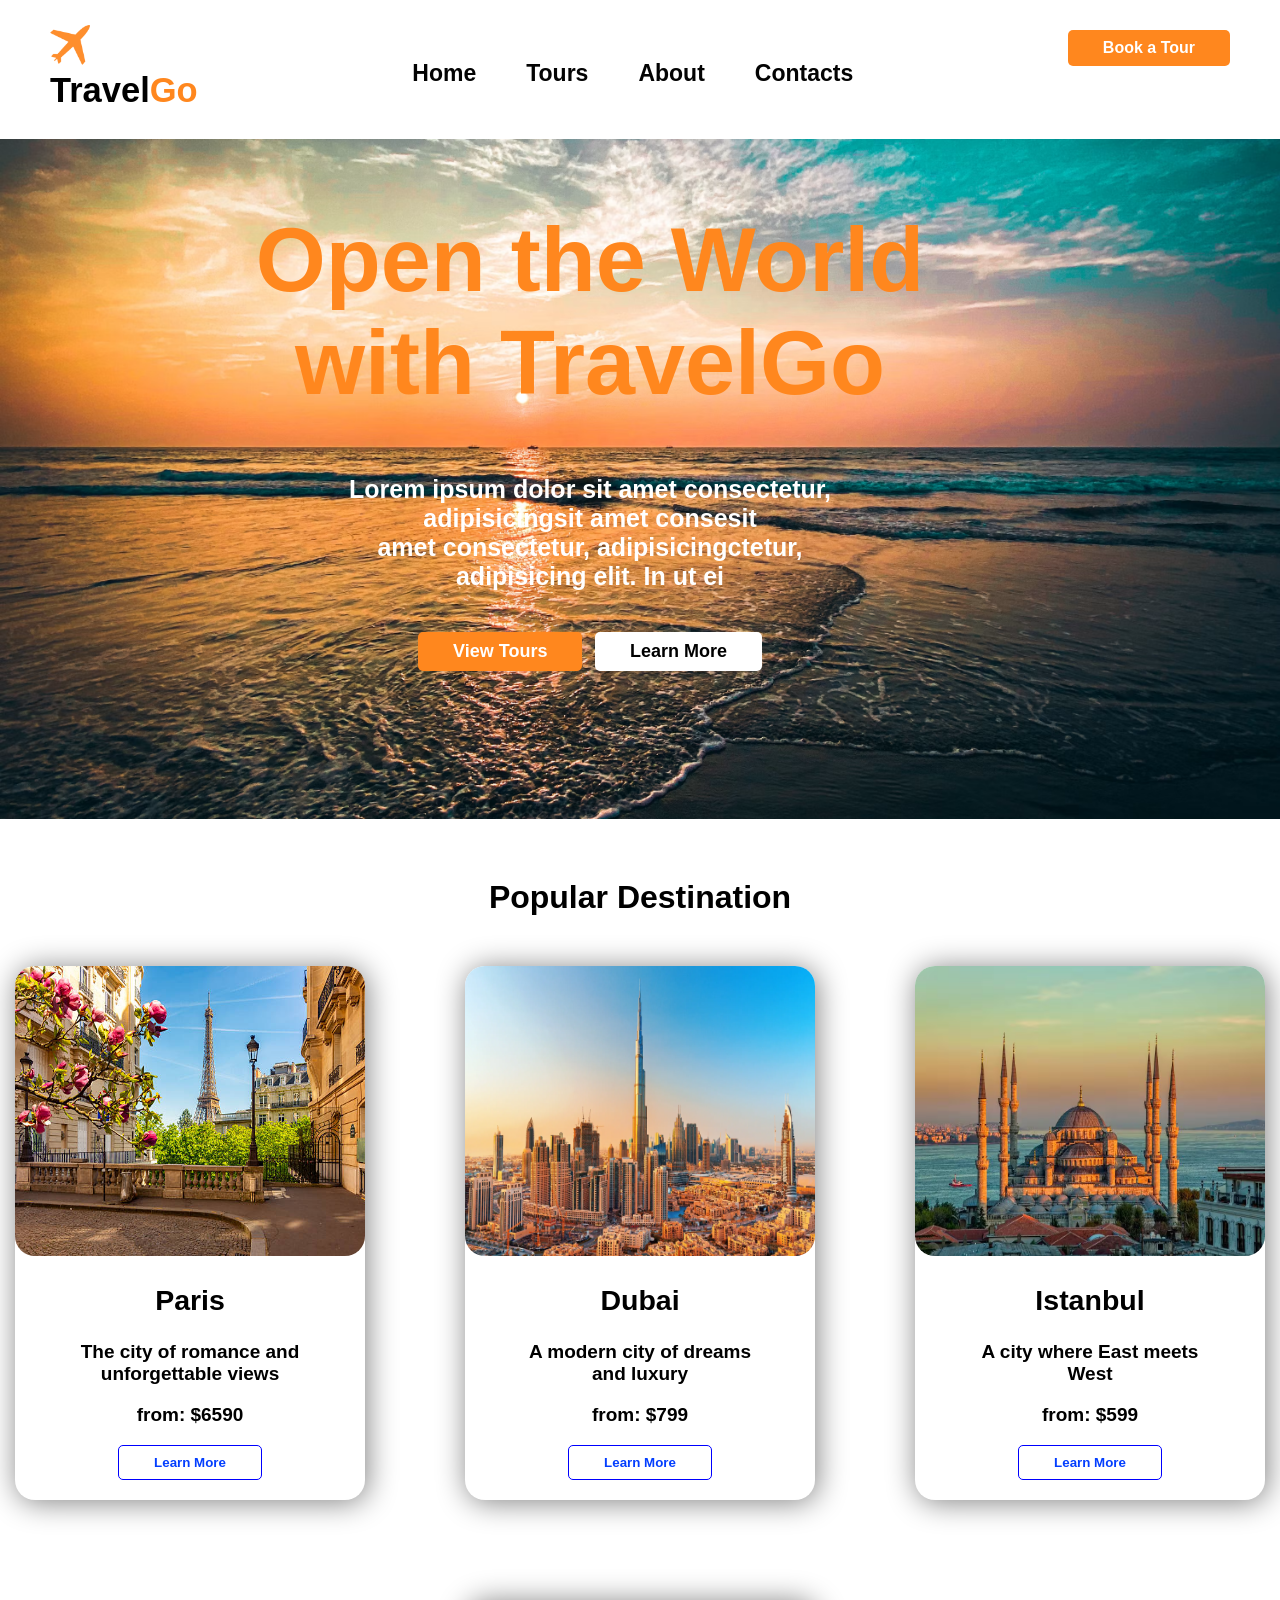
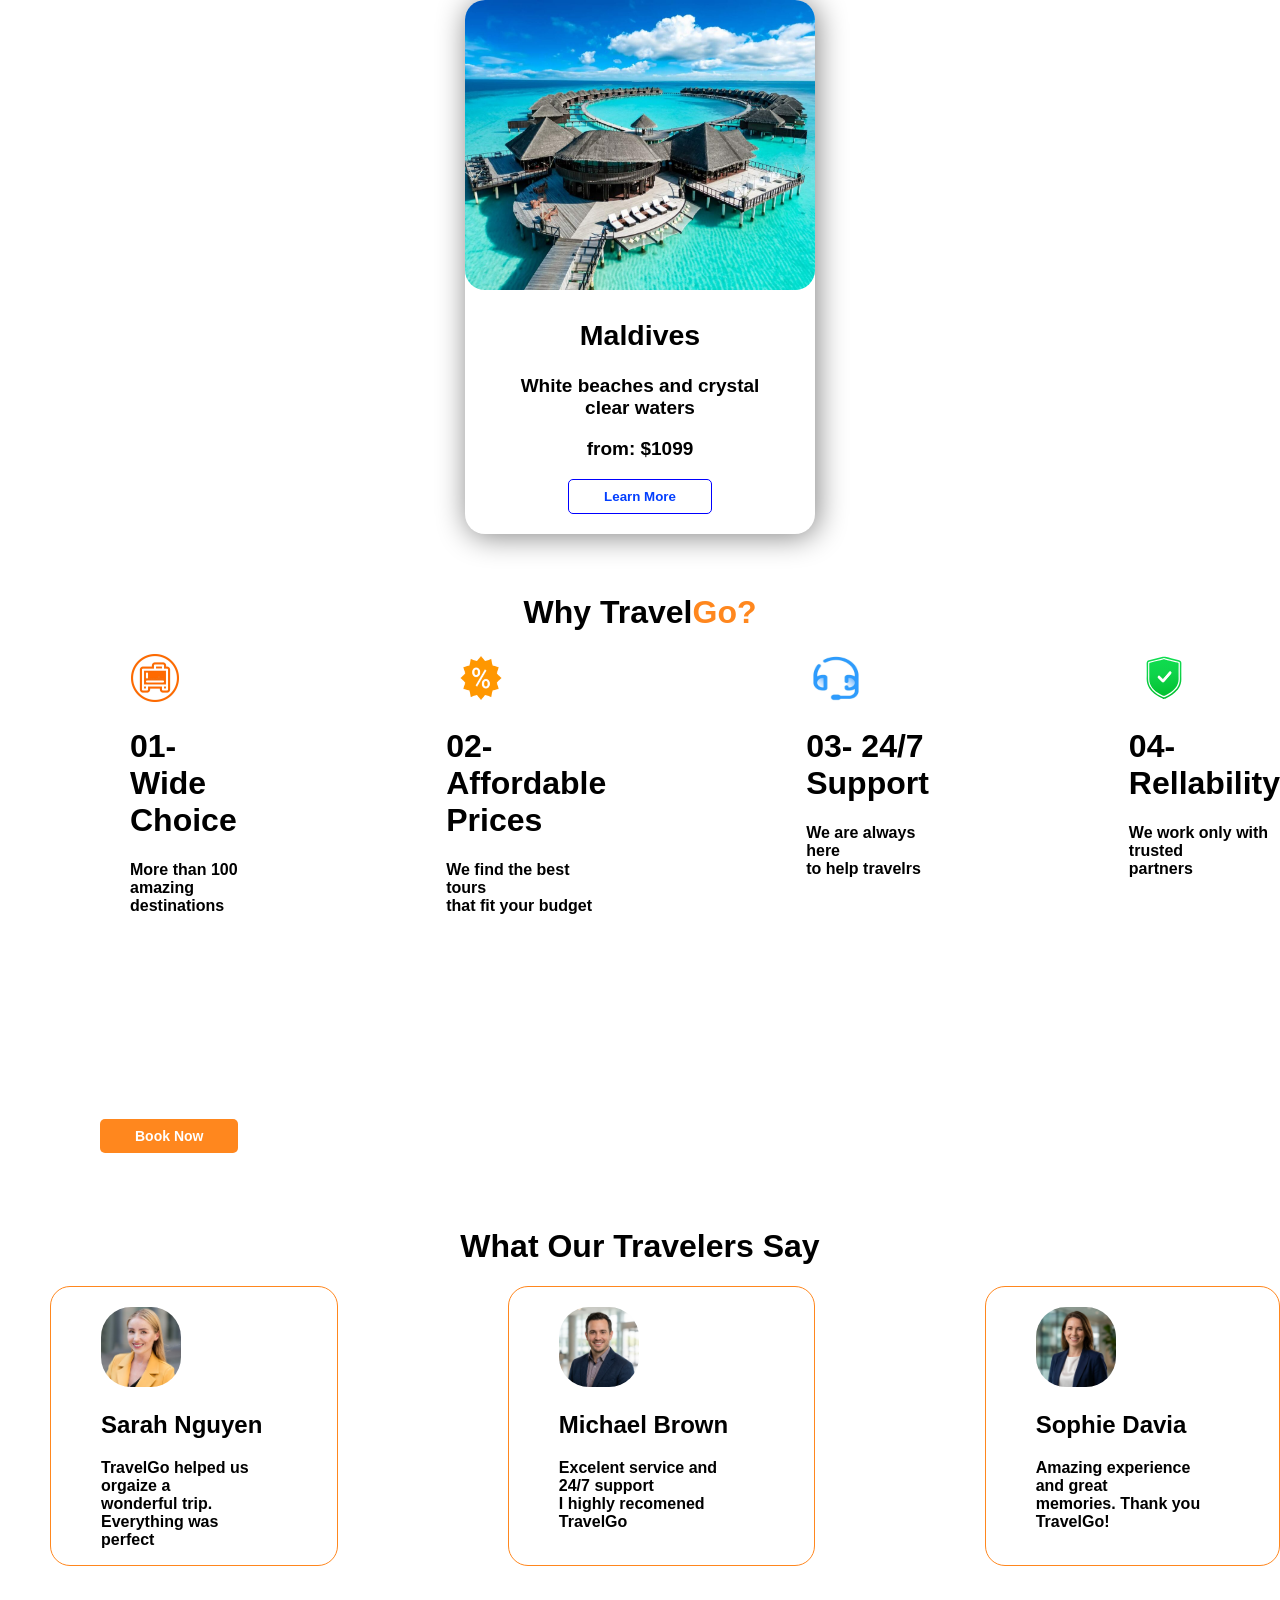
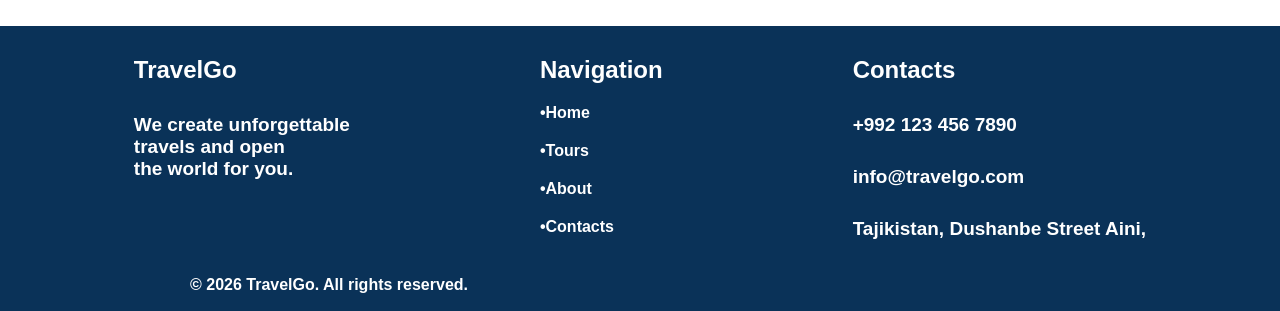
<file: index.html>
<!DOCTYPE html>
<html lang="en">
<head>
    <meta charset="UTF-8">
    <meta name="viewport" content="width=device-width, initial-scale=1.0">
    <title>TravelGo</title>
    <link rel="stylesheet" href="style.css">
</head>
<body>
 <header>
     <div class="div1">
      <a href="index.html">
    <img src="1-1.webp" width="40px"> 


   <h2>Travel<span>Go</span></h2>
  </a>
  </div>
  <nav class="nav">
   <a href="index.html">Home</a>
   <a href="tours.html">Tours</a>
   <a href="about.html">About</a>
   <a href="contacts.html">Contacts</a>
  </nav>
   <div>
    <a href="contacts.html">
 <button style="color: white;">Book a Tour</button>
</a>
</div>
 </header>
 <main>
  <div class="hero">
    
      <h1>Open the World<br> with Travel<span>Go</span></h1>
      <p>Lorem ipsum dolor sit amet consectetur,<br> adipisicingsit amet consesit<br> amet consectetur, adipisicingctetur,<br> adipisicing elit. In ut ei</p>
   <a href="tours.html">
      <button class="b1">View Tours</button>
    </a>
      <a href="about.html">
  <button class="b2">Learn More</button>
</a>
  </div>
 </main>
 <h1 style="text-align: center;">Popular Destination</h1>
 <div class="main1">
<div>
  <img src="istockphoto-2211711751-612x612.jpg" >
  <h2>Paris</h2>
  <p>The city of romance and<br>unforgettable views</p>
  <p>from: $6590</p>
  <a href="tour.html">
  <button>Learn More</button>
  </a>
</div>
<div>
  <img src="Burj_Khalifa_Tower.webp" >
  <h2>Dubai</h2>
  <p>A modern city of dreams<br>and luxury</p>
  <p>from: $799</p>
  <a href="tour.html">
  <button>Learn More</button>
  </a>
</div>
<div>
  <img src="m_Istanbul_tv_destination_img_1_l_667_1000.avif" >
  <h2>Istanbul</h2>
  <p>A city where East meets<br>West</p>
  <p>from: $599</p>
  <a href="tour.html">
  <button>Learn More</button>
  </a>
</div>
<div>
  <img src="Bodu-1170x878.jpg" >
  <h2>Maldives</h2>
  <p>White beaches and crystal<br>clear waters</p>
  <p>from: $1099</p>
  <a href="tour.html">
  <button>Learn More</button>
  </a>
</div>
 </div>
 <h1 style="text-align: center;">Why Travel<span>Go?</span></h1>
 <div class="card">
  <div>
    <img src="af.webp" width="50px" height="50px">
  <h1>01- Wide Choice</h1>
  <p>More than 100 amazing<br> destinations</p>
  </div>
    <div>
    <img src="price.webp" width="70px" height="50px">
  <h1>02- Affordable Prices</h1>
  <p>We find the best tours<br>that fit your budget</p>
  </div>
      <div>
    <img src="headset.jpg" width="60px" height="50px">
  <h1>03- 24/7 Support</h1>
  <p>We are always here<br>to help travelrs</p>
  </div>
      <div>
    <img src="zkkB8IIy.svg" width="70px" height="50px">
  <h1>04- Rellability</h1>
  <p>We work only with trusted<br>partners</p>
  </div>
 </div>
 <div class="div4">
  <h2>Dubai Tour</h2>
  <p>7 days / 6nights</p>
  <p>From $799</p>
  <button>Book Now</button>
 </div>
 <h1  style="text-align: center;">What Our Travelers Say</h1>
 <main class="people"> 
           <div class="per">
              <div>
              <img src="front-view-business-woman-suit_23-2148603018.avif" width="80px" height="80px">
              <h2>Sarah Nguyen</h2>
              </div>
              <p>TravelGo helped us orgaize a<br>wonderful trip. Everything was<br>perfect</p>
           </div>
              <div  class="per">
              <div>
              <img src="18ea5802-d34e-4fbb-91e2-99baebb2eac9_medium.webp" width="80px" height="80px">
              <h2>Michael Brown</h2>
              </div>
              <p>Excelent service and 24/7 support<br>I highly recomened TravelGo</p>
           </div>
              <div  class="per">
              <div>
              <img src="hero-professional-headshot.webp" width="80px" height="80px">
              <h2>Sophie Davia</h2>
              </div>
              <p>Amazing experience and great<br>memories. Thank you TravelGo!</p>
           </div>
 </main>
 <footer>
    <div>
    <h2>TravelGo</h2>
    <p>We create unforgettable<br>travels and open<br>the world for you.</p>
    </div>
    <div >
        <h2>Navigation</h2>
         <a href="index.html">•Home</a>
   <a href="tours.html">•Tours</a>
   <a href="about.html">•About</a>
   <a href="contacts.html">•Contacts</a>
    </div>
    <div >
        <h2>Contacts</h2>
        <p>+992 123 456 7890</p>
        <p>info@travelgo.com</p>
        <p>Tajikistan, Dushanbe Street Aini,</p>
    </div>
 </footer>
  <div class="div5">
    <p>&copy; 2026 TravelGo. All rights reserved.</p>
    </div>
</body>
</html>
</file>
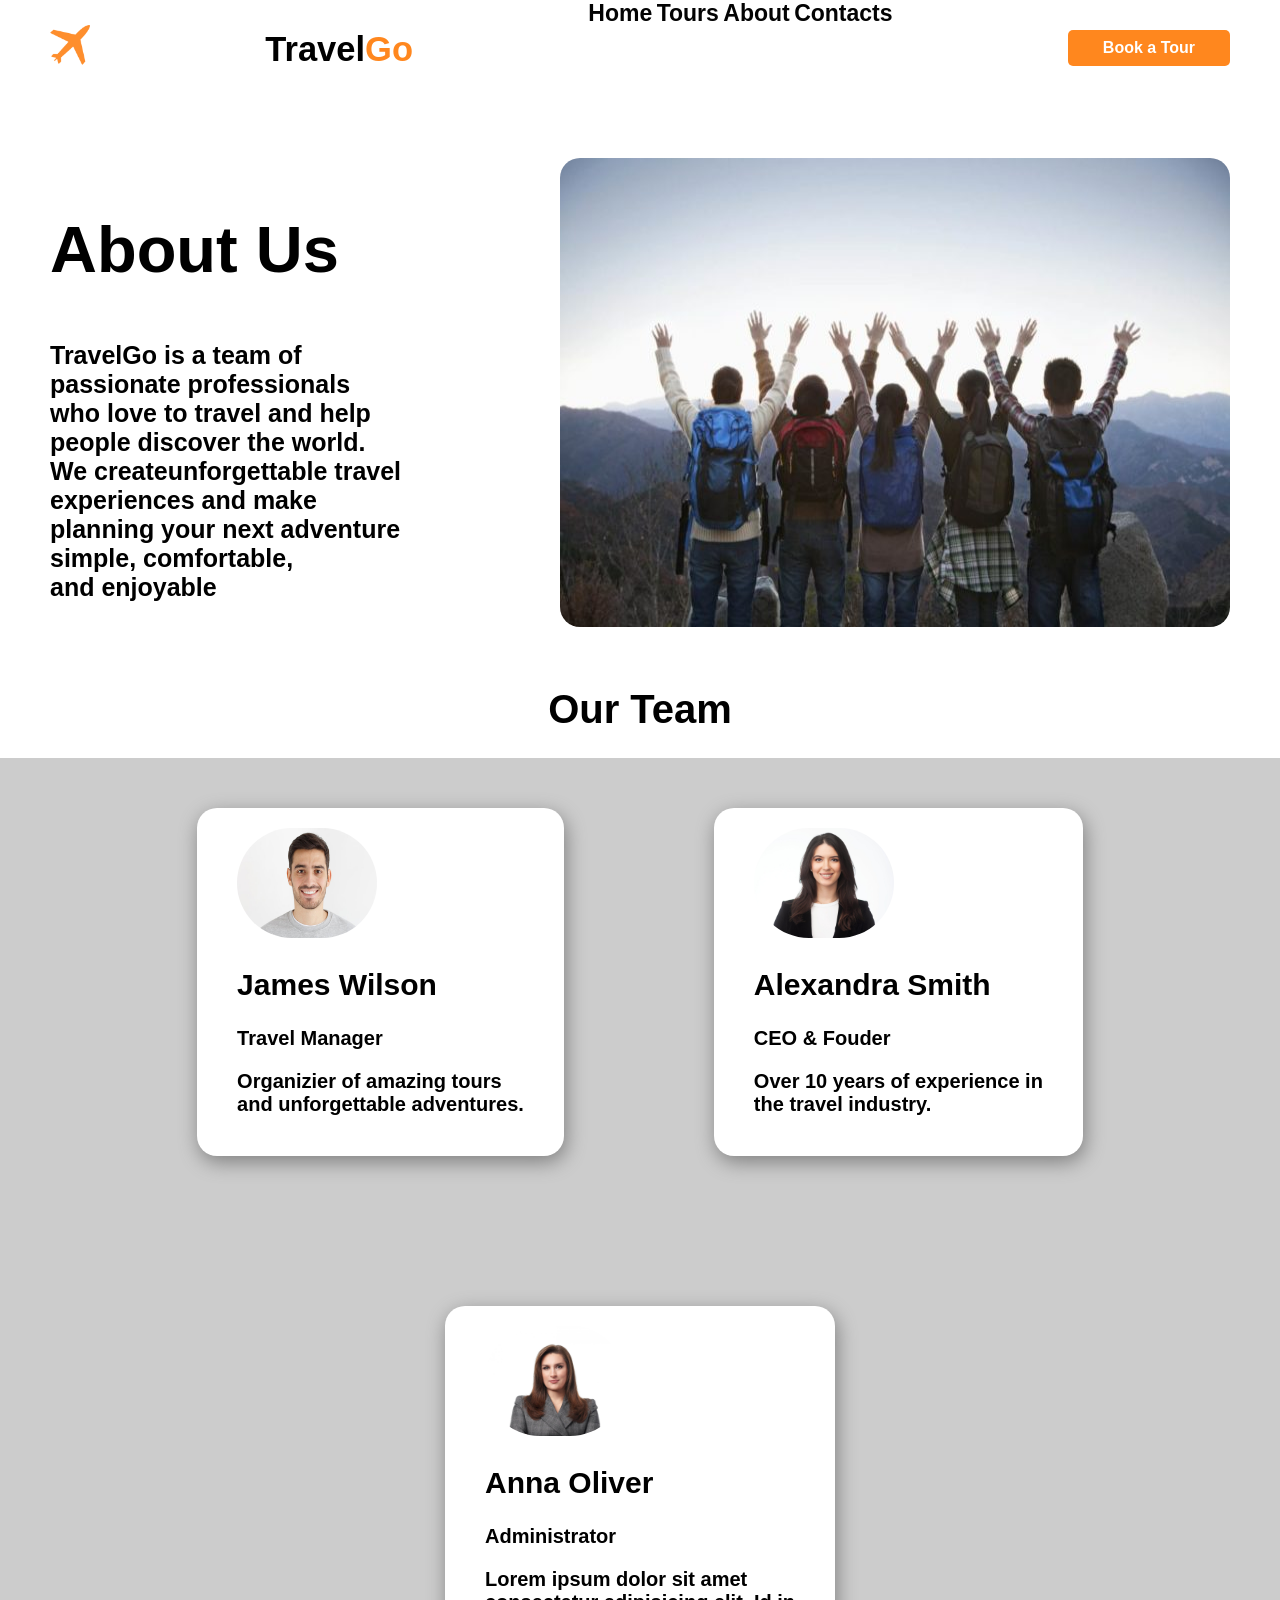
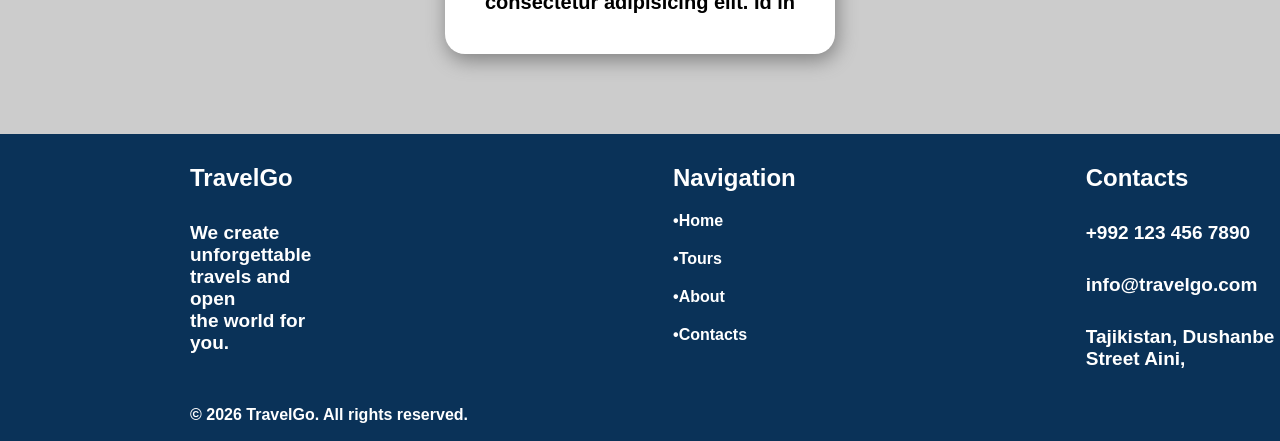
<file: about.html>
<!DOCTYPE html>
<html lang="en">
<head>
    <meta charset="UTF-8">
    <meta name="viewport" content="width=device-width, initial-scale=1.0">
    <title>TravelGo</title>
    <link rel="stylesheet" href="style.css">
</head>
<body>
 <header>
     <div class="div1">
    <img src="1-1.webp" width="40px"> 
    </div>
  <a href="index.html">
   <h2>Travel<span>Go</span></h2>
  </a>
  <div class="div2">
   <a href="index.html">Home</a>
   <a href="tours.html">Tours</a>
   <a href="about.html">About</a>
   <a href="contacts.html">Contacts</a>
   </div>
   <div>
    <a href="contacts.html">
 <button style="color: white;">Book a Tour</button>
</a>
</div>
 </header>
<div class="main4">
    <div>
 <h2>About Us</h2>
 <p>TravelGo is a team of passionate professionals<br> who love to travel and help people discover the world.<br> We createunforgettable travel experiences and make<br> planning your next adventure simple, comfortable,<br> and enjoyable</p>

</div>
    <img src="Backpackers-670x440.jpeg">
</div>

<h1  style="text-align: center;font-size: 40px;">Our Team</h1>
<div class="div8">
    <div>
<img src="mmm.jpg">
<h2>James Wilson</h2>
<p>Travel Manager</p>
<p>Organizier of amazing tours<br>and unforgettable adventures.</p>
</div>
    <div>
<img src="DEN8348_1-min.jpg">
<h2>Alexandra Smith</h2>
<p>CEO & Fouder</p>
<p>Over 10 years of experience in<br>the travel industry.</p>
</div>
    <div>
<img src="ggg.jpg">
<h2>Anna Oliver</h2>
<p>Administrator</p>
<p>Lorem ipsum dolor sit amet<br>consectetur adipisicing elit. Id in</p>
</div>
</div>
  <footer>
    <div style="padding-left: 190px;">
    <h2>TravelGo</h2>
    <p>We create unforgettable<br>travels and open<br>the world for you.</p>
    </div>
    <div style="padding-left: 150px;">
        <h2>Navigation</h2>
         <a href="index.html">•Home</a>
   <a href="tours.html">•Tours</a>
   <a href="about.html">•About</a>
   <a href="contacts.html">•Contacts</a>
    </div>
    <div style="padding-left: 100px;">
        <h2>Contacts</h2>
        <p>+992 123 456 7890</p>
        <p>info@travelgo.com</p>
        <p>Tajikistan, Dushanbe Street Aini,</p>
    </div>
 </footer>
  <div class="div5">
    <p>&copy; 2026 TravelGo. All rights reserved.</p>
    </div>
</body>
</html>
</file>
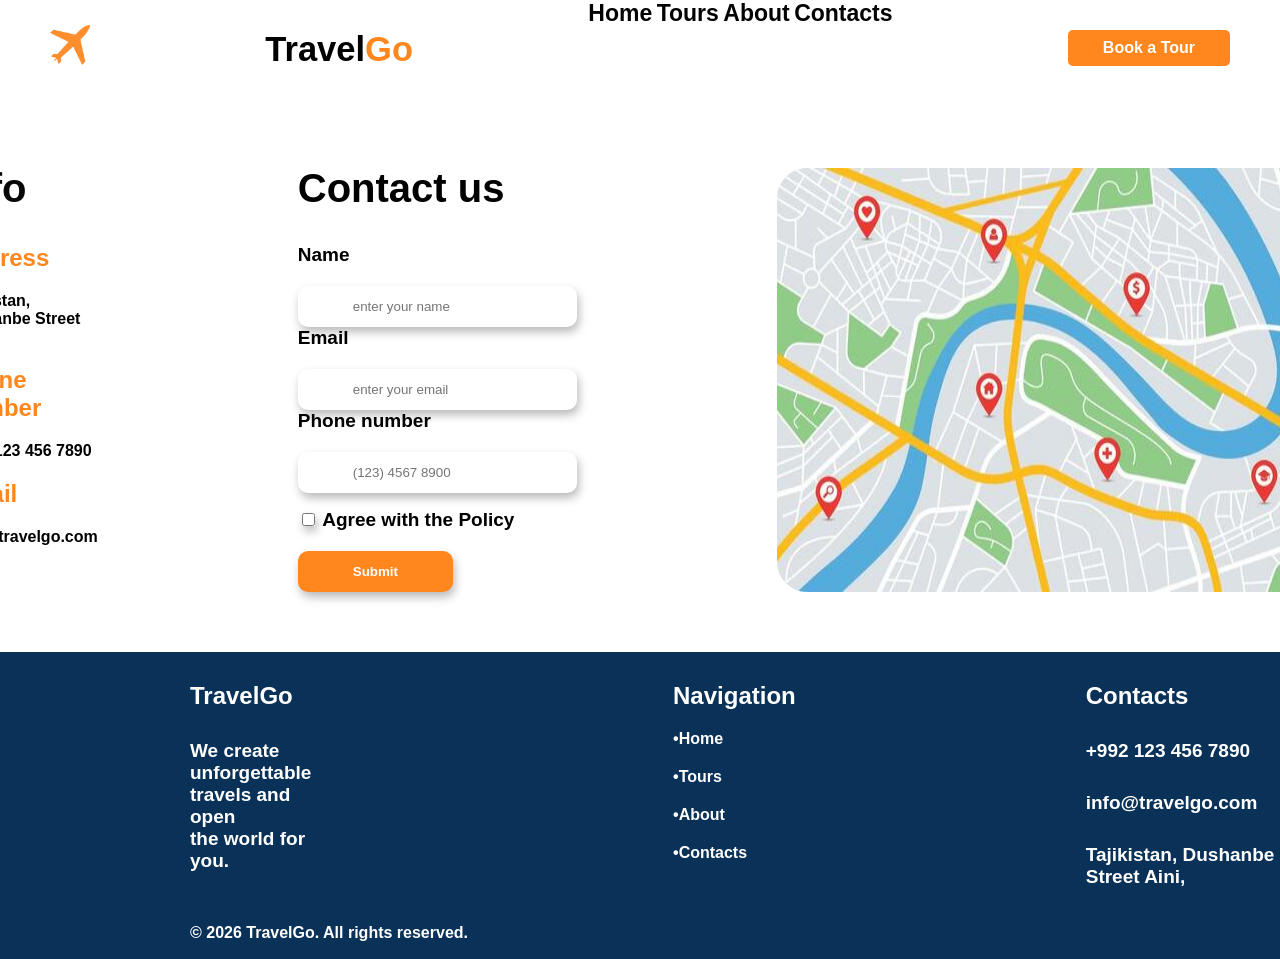
<file: contacts.html>
<!DOCTYPE html>
<html lang="en">
<head>
    <meta charset="UTF-8">
    <meta name="viewport" content="width=device-width, initial-scale=1.0">
    <title>TravelGo</title>
    <link rel="stylesheet" href="style.css">
</head>
<body>
 <header>
     <div class="div1">
    <img src="1-1.webp" width="40px"> 
    </div>
  <a href="index.html">
   <h2>Travel<span>Go</span></h2>
  </a>
  <div class="div2">
   <a href="index.html">Home</a>
   <a href="tours.html">Tours</a>
   <a href="about.html">About</a>
   <a href="contacts.html">Contacts</a>
   </div>
   <div>
    <a href="contacts.html">
 <button style="color: white;">Book a Tour</button>
</a>
</div>
 </header>

<main class="main9">
   <div class="call">
    <h2 style="color:rgb(7, 7, 7); font-size: 40px;">Info</h2>
    <h2 style="color: rgb(255, 135, 30);" >Address</h2>
    <p>Tajikistan, Dushanbe Street Aini</p>
    <h2 style="color: rgb(255, 135, 30);">Phone number</h2>
    <p>+992 123 456 7890</p>
    <h2 style="color: rgb(255, 135, 30);">Email</h2>
    <p>info@travelgo.com</p>
  </div>

  <div class="cont">
  <h2 style="color: rgb(1, 1, 1); font-size: 40px;">Contact us</h2>
    <label>Name</label>
    <input type="text" placeholder="enter your name" required><br>
   <label>Email</label>
   <input type="email" placeholder="enter your email" required><br>
  <label>Phone number</label>
  <input type="tel" placeholder="(123) 4567 8900" required><br>
   <input type="checkbox">
  <label>Agree with the Policy</label><br>
  <input type="submit" style="background-color:  rgb(255, 135, 30); color: white; font-weight: bold;">
</div>
<img src="city-map-gps-navigation-with-location-pin-markers-urban-downtown-roads-parks-river-red-pointers-on-roadmap-navigator-illustration-vector.jpg">
</main>

 <footer>
    <div style="padding-left: 190px;">
    <h2>TravelGo</h2>
    <p>We create unforgettable<br>travels and open<br>the world for you.</p>
    </div>
    <div style="padding-left: 150px;">
        <h2>Navigation</h2>
         <a href="index.html">•Home</a>
   <a href="tours.html">•Tours</a>
   <a href="about.html">•About</a>
   <a href="contacts.html">•Contacts</a>
    </div>
    <div style="padding-left: 100px;">
        <h2>Contacts</h2>
        <p>+992 123 456 7890</p>
        <p>info@travelgo.com</p>
        <p>Tajikistan, Dushanbe Street Aini,</p>
    </div>
 </footer>
  <div class="div5">
    <p>&copy; 2026 TravelGo. All rights reserved.</p>
    </div>
</body>
</html>
</file>
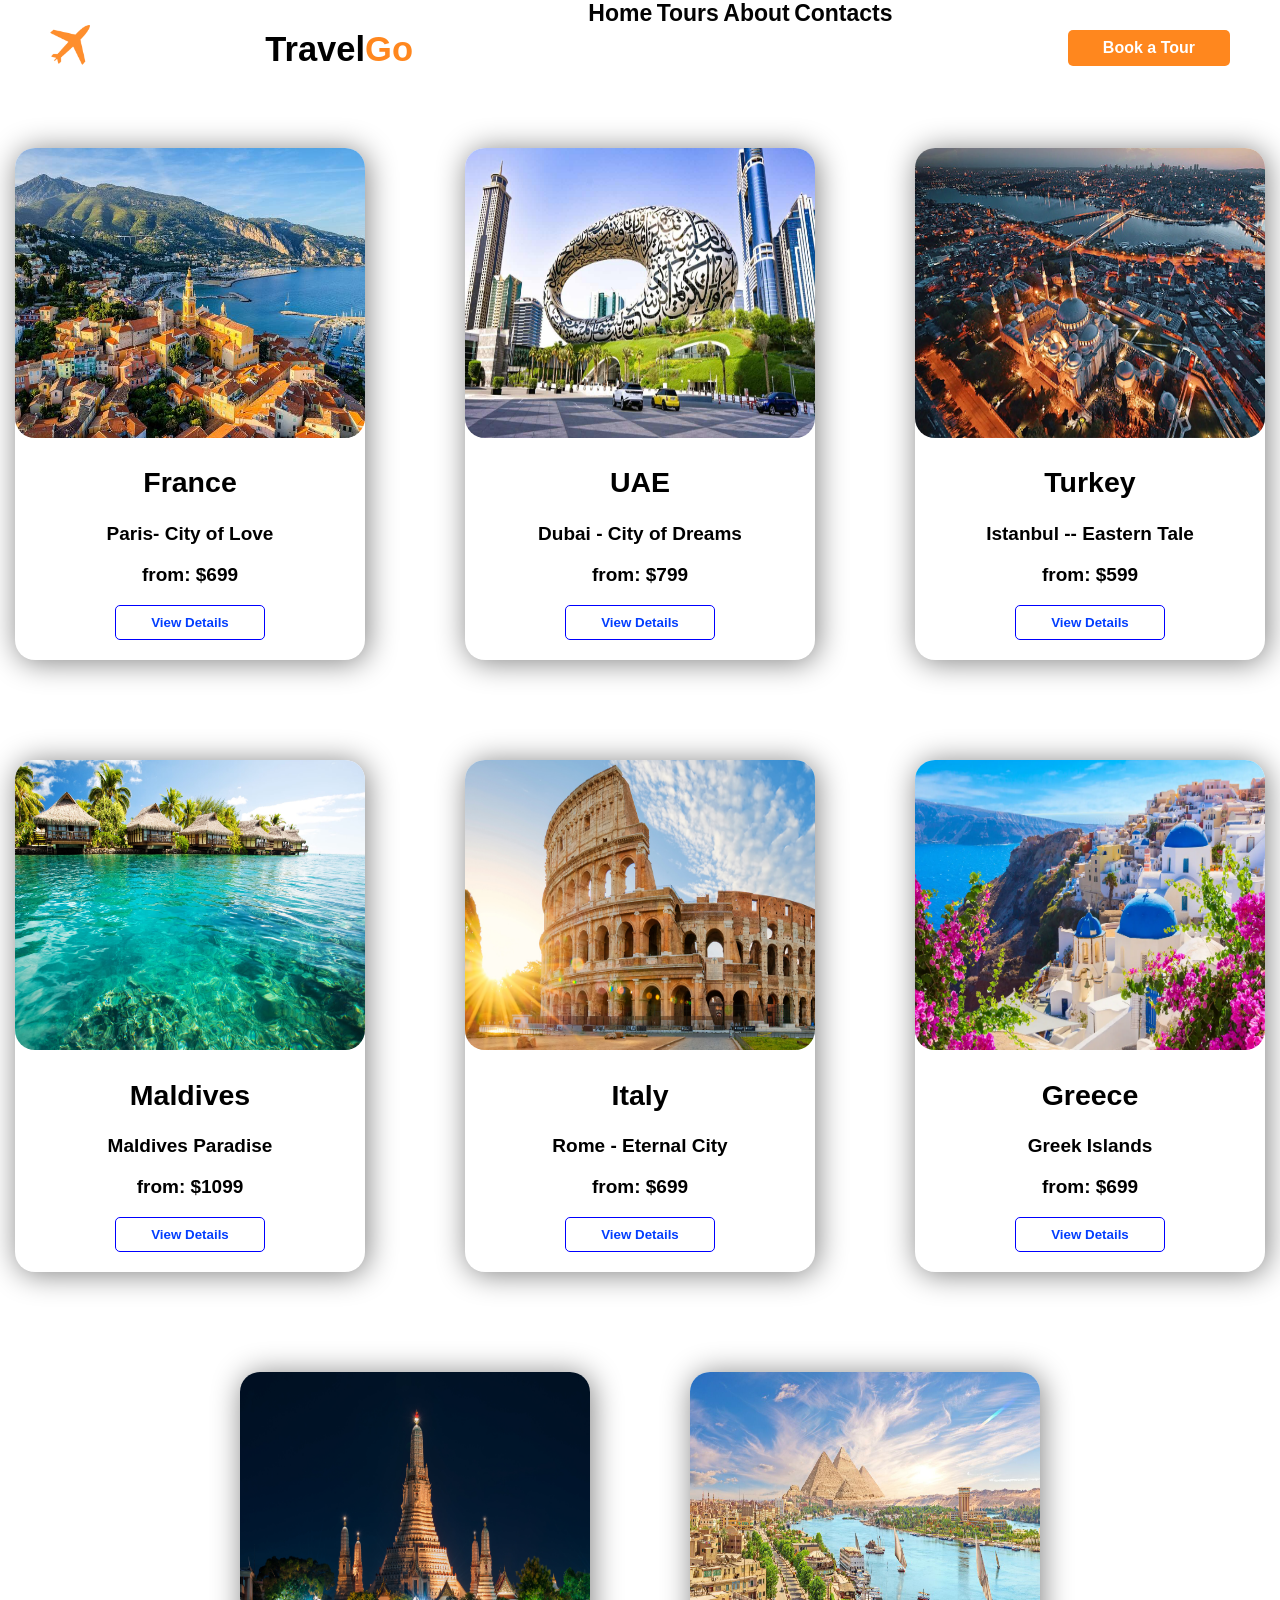
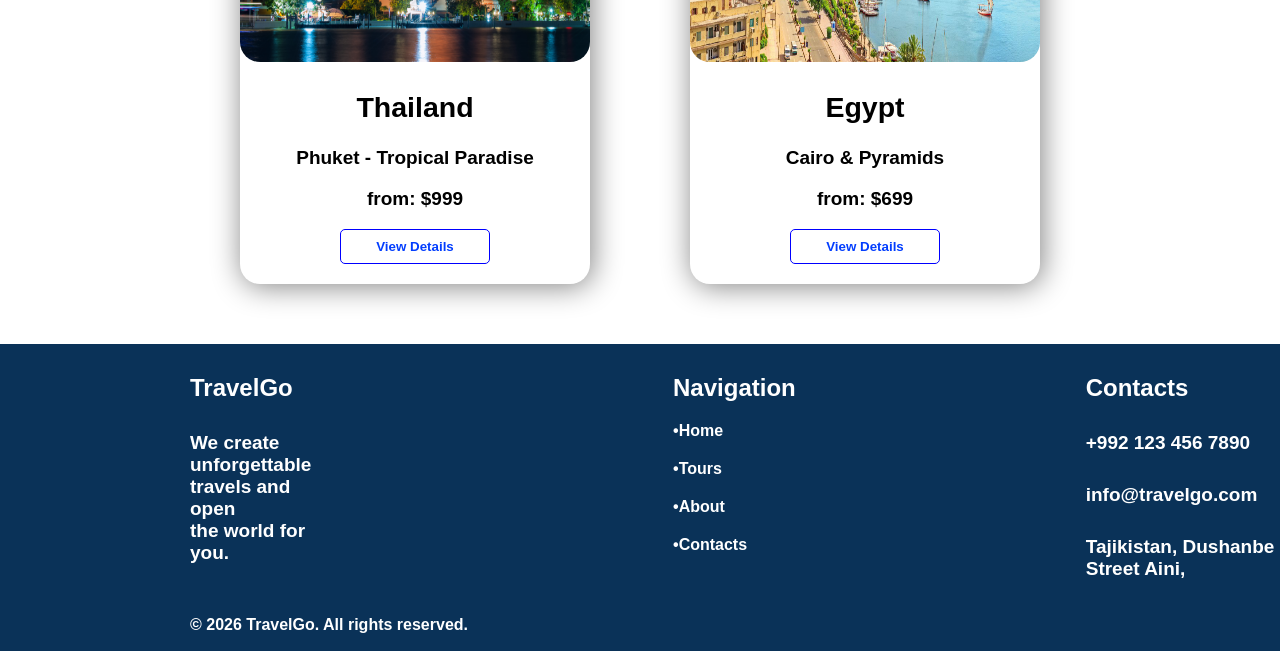
<file: tours.html>
<!DOCTYPE html>
<html lang="en">
<head>
    <meta charset="UTF-8">
    <meta name="viewport" content="width=device-width, initial-scale=1.0">
    <title>TravelGo</title>
    <link rel="stylesheet" href="style.css">
</head>
<body>
 <header>
     <div class="div1">
    <img src="1-1.webp" width="40px"> 
    </div>
  <a href="index.html">
   <h2>Travel<span>Go</span></h2>
  </a>
  <div class="div2">
   <a href="index.html">Home</a>
   <a href="tours.html">Tours</a>
   <a href="about.html">About</a>
   <a href="contacts.html">Contacts</a>
   </div>
   <div>
    <a href="contacts.html">
 <button style="color: white;">Book a Tour</button>
</a>
</div>
 </header>

 <main class="main3">
<div>
  <img src="image.jpg" >
  <h2>France</h2>
  <p>Paris- City of Love</p>
  <p>from: $699</p>
  <a href="tour.html">
  <button>View Details</button>
  </a>
</div>
<div>
  <img src="museum-of-the-future-uae.jpg" >
  <h2>UAE</h2>
  <p>Dubai - City of Dreams</p>
  <p>from: $799</p>
  <a href="tour.html">
  <button>View Details</button>
  </a>
</div>
<div>
  <img src="Nov2025_traveler_web_leadcrop.jpg" >
  <h2>Turkey</h2>
  <p>Istanbul -- Eastern Tale</p>
  <p>from: $599</p>
  <a href="tour.html">
  <button>View Details</button>
  </a>
</div>
<div>
  <img src="huts-maldives-blue-water.avif" >
  <h2>Maldives</h2>
  <p>Maldives Paradise</p>
  <p>from: $1099</p>
  <a href="tour.html">
  <button>View Details</button>
  </a>
</div>
<div>
  <img src="adobestock_119146497.jpeg" >
  <h2>Italy</h2>
  <p>Rome - Eternal City</p>
  <p>from: $699</p>
  <a href="tour.html">
  <button>View Details</button>
  </a>
</div>
<div>
  <img src="Greece.webp" >
  <h2>Greece</h2>
  <p>Greek Islands</p>
  <p>from: $699</p>
  <a href="tour.html">
  <button>View Details</button>
  </a>
</div>
<div>
  <img src="0000140_-_Wat_Arun_Ratchawararam_005.jpg" >
  <h2>Thailand</h2>
  <p>Phuket - Tropical Paradise</p>
  <p>from: $999</p>
  <a href="tour.html">
  <button>View Details</button>
  </a>
</div>
<div>
  <img src="Voyage-Egypte-Pas-Cher.jpg" >
  <h2>Egypt</h2>
  <p>Cairo & Pyramids</p>
  <p>from: $699</p>
  <a href="tour.html">
  <button>View Details</button>
  </a>
</div>
 </main>

  <footer>
    <div style="padding-left: 190px;">
    <h2>TravelGo</h2>
    <p>We create unforgettable<br>travels and open<br>the world for you.</p>
    </div>
    <div style="padding-left: 150px;">
        <h2>Navigation</h2>
         <a href="index.html">•Home</a>
   <a href="tours.html">•Tours</a>
   <a href="about.html">•About</a>
   <a href="contacts.html">•Contacts</a>
    </div>
    <div style="padding-left: 100px;">
        <h2>Contacts</h2>
        <p>+992 123 456 7890</p>
        <p>info@travelgo.com</p>
        <p>Tajikistan, Dushanbe Street Aini,</p>
    </div>
 </footer>
  <div class="div5">
    <p>&copy; 2026 TravelGo. All rights reserved.</p>
    </div>
</body>
</html>
</file>
<file: style.css>
header{
  display: flex;
  justify-content: space-between; 
  gap: 5px;
  margin-left: 50px;
  margin-right: 50px;
}
body{
    font-family: "Nunito", sans-serif;
    font-weight: bold;
    margin: 0;
}
.div1{
    padding-top: 25px;
}
a{
 text-decoration: none;
 font-weight: bold;
 color: rgb(3, 3, 3);
}
header button{
  margin-top: 30px;
  padding: 9px 35px;
 border-radius: 5px;
  border: none;
    font-size: 16px;
  font-weight: bold;
  background-color: rgb(255, 135, 30);
  transition: 0.4s ease-in-out;
}
header button:hover{
  background-color: orange;
  transform: translateY(-3px);
  border-radius: 10px;
}
header h2{
  margin-top: 0;
  color: black;
}
header a{
  padding-top: 30px;
  font-size: 23px;
}
.nav {
     display: flex;
     gap: 50px;
}
.nav{
   padding-top: 30px;
  font-size: 22px;
}
.hero{
  background-image: url("photo-1642922835816-e2ac68db5c42.avif");
  background-position: center;
  background-repeat: no-repeat;
  background-size: cover;
  background-attachment: fixed;
  height: 670px;
  color:rgb(255, 135, 30);
  font-size: 45px;
  text-align: center;
  padding-right: 100px;
  padding-top: 10px;
}
main{
  margin-bottom: 60px;
}
span{
  color: rgb(255, 135, 30);
}
.b1{
  color: white;
  padding: 9px 35px;
  font-size: 18px;
 border-radius: 5px;
  border: none;
  font-weight: bold;
  background-color: rgb(255, 135, 30);
  transition: 0.4s ease-in-out;
}
.b1:hover{
  background-color: orange;
  transform: translateY(-3px);
  border-radius: 10px;
    box-shadow: 2px 5px 20px rgb(79, 79, 79);
}
.b2{
  background-color: white;
  color: white;
  padding: 9px 35px;
 border-radius: 5px;
  border: none;
   font-size: 18px;
  font-weight: bold;
  color: black;
  transition: 0.4s ease-in-out;
}
.b2:hover{
  background-color: rgb(248, 240, 198);
  transform: translateY(-3px);
  border-radius: 10px;
  box-shadow: 2px 5px 20px rgb(79, 79, 79);
}
.hero p{
  font-size: 25px;
  color: white;
}
.main1 div img{
  border-radius: 20px;
  width: 350px;
  height: 290px;
}
.main1 div button{
  color: rgb(3, 62, 254);
  padding: 9px 35px;
 border-radius: 5px;
  font-weight: bold;
  background-color: white;
  border: 1px solid blue;
  transition: 0.4s ease-in-out;
}
.main1 div button:hover{
  background-color: rgb(182, 205, 245);
  transform: translateY(-3px);
  border-radius: 10px;
}
.main1 div{
  border-radius: 20px;
  padding: 0px 0px 20px;
  box-shadow: 2px 2px 30px grey;
}
.main1{
  display: flex;
  flex-wrap: wrap;
  text-align: center;
  font-size: 19px;
  justify-content:center ;
  margin-bottom: 60px;
  margin-top: 50px;
  gap: 100px;
   flex: 1 1 200px;
}
.card{
  display: flex;
  margin-left: 130px;
  gap: 200px;
}
.div4{
    background-image: url("BURJ-KHALIFA-GALLERY4-1.webp");
    background-position: center;
  background-repeat: no-repeat;
  background-size: cover;
  background-attachment: fixed;
 height: 220px;
  color:rgb(255, 135, 30);
  text-align: left;
  margin-bottom: 50px;
  font-size: 22px;
  color: white;
}
.div4 p{
    margin-left: 100px;
}
.div4 h2{
    margin-left: 100px;
}
.div4 button{
    margin-left: 100px;
      color: white;
  padding: 9px 35px;
  font-size: 14px;
 border-radius: 5px;
  border: none;
  font-weight: bold;
  background-color: rgb(255, 135, 30);
  transition: 0.4s ease-in-out;
}
.div4 button:hover{
  background-color: orange;
  transform: translateY(-3px);
  border-radius: 10px;
    box-shadow: 2px 5px 20px rgb(79, 79, 79);
}
.people div img{
    border-radius: 30px;
}
.people div{
    margin-left: 50px;
}
.people p{
    margin-left: 50px;
}
.people{
    display: flex;
      justify-content: center;
      gap: 120px;
}
.per{
 border: 1px solid rgb(255, 135, 30) ;
 border-radius: 20px;
 padding: 20px 70px 0px 0px;
}

footer{
    display: flex;
    justify-content: center;
    gap: 190px;
    background-color: rgb(10, 50, 88);
    color: white;
    padding-top: 10px;
    padding-bottom: 0;
}
footer a{
    display: flex;
    flex-direction: column;
     color: white;
     margin-top: 20px;
}
footer p{
    font-size: 19px;
    margin-top: 30px;
}
.div5{
    background-color: rgb(10, 50, 88);
    padding-top: 1px;
    padding-bottom: 1px;
    color: white;
    padding-left: 190px;
}
.tourimg{
    background-image: url("images23/б2с-24-1280x559.jpg");
    background-position: center;
  background-repeat: no-repeat;
  background-size: cover;
  background-attachment: fi;
    width: 2000px;
    height: 500px;
}
.main2{
    display: flex;
    gap: 280px;
    justify-content: center;
      margin-top: 50px;
}
.main2 button{
      color: white;
  padding: 9px 35px;
  font-size: 21px;
 border-radius: 5px;
  border: none;
  font-weight: bold;
  background-color: rgb(255, 135, 30);
  transition: 0.4s ease-in-out;
}
.main2 button:hover{
  background-color: orange;
  transform: translateY(-3px);
  border-radius: 10px;
    box-shadow: 2px 5px 20px rgb(79, 79, 79);
}
.main2 img{
    border-radius:20px;
    width: 700px;
    height: 500px;
}
.div10{
    background-color: #d3e8fc;
    padding: 20px 30px 10px;
    margin-top: 50px;
    border-radius: 20px;
}
.main3 div img{
  border-radius: 20px;
  width: 350px;
  height: 290px;
}
.main3 div button{
  color: rgb(3, 62, 254);
  padding: 9px 35px;
 border-radius: 5px;
  font-weight: bold;
  background-color: white;
  border: 1px solid blue;
  transition: 0.4s ease-in-out;
}
.main3 div button:hover{
  background-color: rgb(182, 205, 245);
  transform: translateY(-3px);
  border-radius: 10px;
}
.main3 div{
  border-radius: 20px;
  padding: 0px 0px 20px;
  box-shadow: 2px 2px 30px grey;
}
.main3{
  display: flex;
  flex-wrap: wrap;
  text-align: center;
  font-size: 19px;
  justify-content:center ;
  margin-bottom: 60px;
  margin-top: 50px;
  gap: 100px;
}
.main4{
  margin-top: 60px;
  margin-bottom: 60px;
  display: flex;
  margin-left: 50px;
  margin-right: 50px;
  gap: 130px;
  font-weight: bold;
  justify-content: center;
}
.main4 img{
  border-radius: 20px;
  width: 700px;
}
.main4 h2{
  font-size: 65px;
}
.main4 p{
  font-size: 25px;
}
.div8 img{
  border-radius: 100px;
  width: 140px;
  height: 110px;
}
.div8{
  font-weight: bold;
  display: flex;
flex-wrap: wrap;  
justify-content: center;
gap: 150px;
padding-bottom: 80px;
padding-top: 50px;
  background-color: rgb(204, 204, 204);
  
}
.div8 div{
box-shadow: 2px 6px 20px grey;
padding: 20px 40px;
border-radius: 20px;
font-size: 20px;
background-color: white;
}
.main9 .cont{
   font-family: 'Trebuchet MS', 'Lucida Sans Unicode', 'Lucida Grande', 'Lucida Sans', Arial, sans-serif;
}
input{
    padding: 13px 55px;
    margin-top: 20px;
    border-radius: 10px;
    border: none;
    box-shadow: 2px 5px 10px rgb(187, 186, 186) ;
    transition: 0.5s;
}
label{
    margin-right:22px;
    font-size: 19px;
}
input:focus{
    transform: translate(4px);
  box-shadow: 1px 2px 13px   rgb(255, 135, 30);
  border-radius: 16px;
}
.main9{
    display: flex;
    justify-content: center;
  gap: 200px;
   margin-top: 35px;
  margin-bottom: 60px;
  font-weight: bold;
}
.main9 img{
    border-radius: 30px;
     margin-top: 35px;
}
@media(max-width:390px){
      header{
        flex-direction: column;
        margin: 10px;
        text-align: center;
        padding: 0;
        padding-top: 0;
      }
      body{
        font-size: 18px;
      }
      .hero{
        margin: 0;
        padding: 0;
        font-size: 30px;
      }
      .hero button{
         font-size: 15px;
      }
      .nav{
        display: none;
      }
      header button{
        display: none;
      }
      .main1{
        flex-wrap: wrap;
      }
      .card{
        flex-wrap: wrap;
        justify-content: center;
        align-items: center;
        margin: 10px;
        gap: 5px;
        text-align: center;
      }
      .div4{
        margin: 0;
      }
      .people{
        flex-wrap: wrap;
        margin: 10px;
        justify-content: center;
        padding: 0;
        align-items: center;
        gap: 8px;
            font-size: 10px;
      }
      .per{
        margin: 0;
        padding: 10px;
        
      }
      footer{
        flex-direction: column;
        margin: 0;
        padding: 10px;
        text-align: left;
        padding-top: 0;
        gap: 5px;
      }
      .div5{
        text-align: left;
        padding: 10px;
      }
      .people div{
        margin-left: 0;
         width: 58%;
         font-size: 10px;
        height: 80%;
      }
}
@media (max-width: 767px){
     header{
        flex-direction: column;
        margin: 10px;
        text-align: center;
        padding: 0;
        padding-top: 0;
      }
      body{
        font-size: 18px;
      }
      .hero{
        margin: 0;
        padding: 0;
        font-size: 30px;
      }
      .hero button{
         font-size: 15px;
      }
      .nav{
        display: none;
      }
      header button{
        display: none;
      }
      .main1{
        flex-wrap: wrap;
      }
      .card{
        flex-wrap: wrap;
        justify-content: center;
        align-items: center;
        margin: 10px;
        gap: 5px;
        text-align: center;
      }
      .div4{
        margin: 0;
      }
      .people{
        flex-wrap: wrap;
        margin: 10px;
        justify-content: center;
        padding: 0;
        align-items: center;
        gap: 8px;
      }
      .per{
        margin: 0;
        padding: 10px;
      }
      footer{
        flex-direction: column;
        margin: 0;
        padding: 10px;
        text-align: left;
        padding-top: 0;
        gap: 5px;
      }
      .div5{
        text-align: left;
        padding: 10px;
      }
      .people div{
        margin-left: 0;
         width: 58%;
        height: 80%;
      }
}
@media(max-width:1024px){
          header{
        flex-direction: row;
        margin: 10px;
        text-align: center;
        padding: 0;
        padding-top: 0;
      }
      body{
        font-size: 18px;
      }
      .hero{
        margin: 0;
        padding: 0;
        font-size: 30px;
      }
      .hero button{
         font-size: 15px;
      }
      .main1{
        flex-wrap: wrap;
      }
      header button{
        padding: 8px 10px;
         margin-top: 50px;
      }
      .nav{
        padding-top: 50px;
      }
      .div1{
        font-size: 10px;
      }
      .card{
        flex-wrap: wrap;
        justify-content: center;
        align-items: center;
        margin: 20px;
        font-size: 13px;
        gap: 55px;
        text-align: center;
      }
      .div4{
        margin: 0;
      }
      .people{
        flex-wrap: wrap;
        margin: 10px;
        justify-content: center;
        padding: 0;
        align-items: center;
        gap: 8px;
      }
      .per{
        margin: 0;
        padding: 10px;
      }
      footer{
        flex-direction: column;
        margin: 0;
        padding: 10px;
        text-align: left;
        padding-top: 0;
        gap: 5px;
      }
      .div5{
        text-align: left;
        padding: 10px;
      }
      .people div{
        margin-left: 0;
        width: 58%;
        height: 80%;
      }
}
</file>
